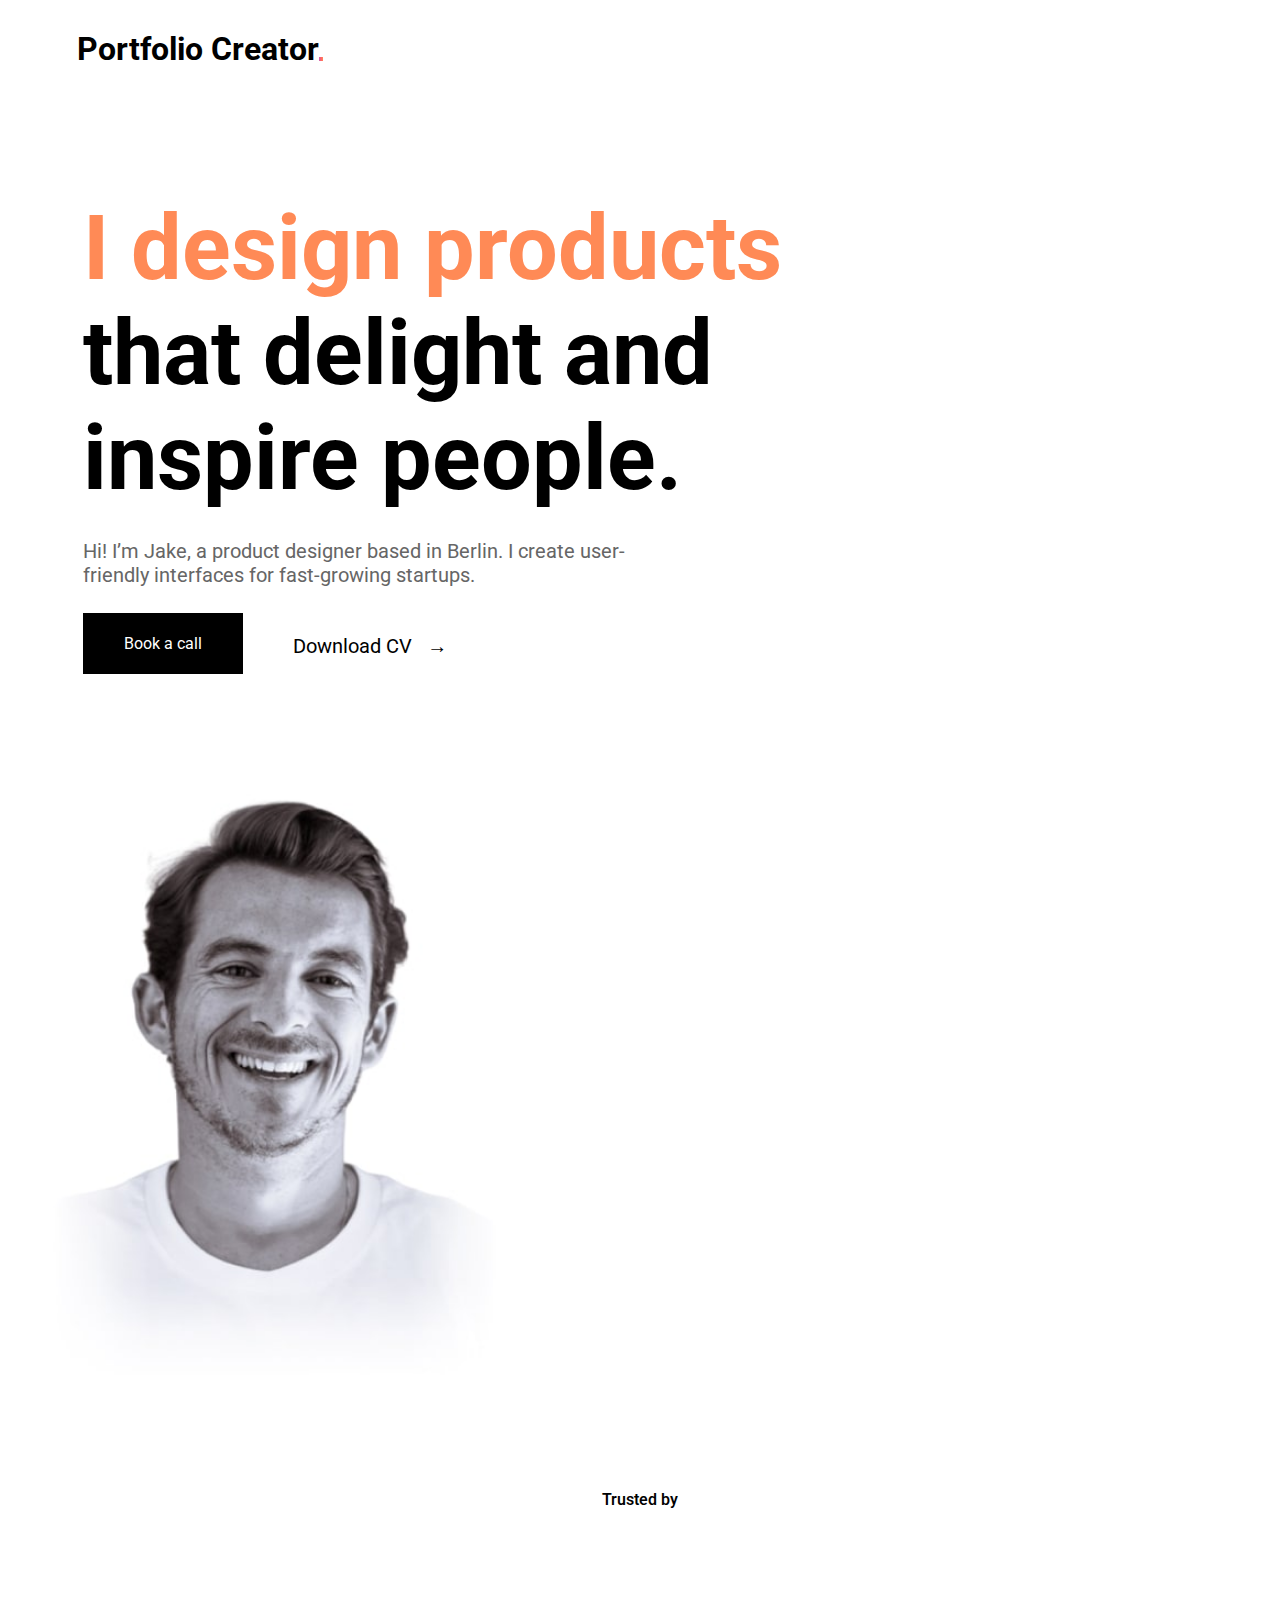
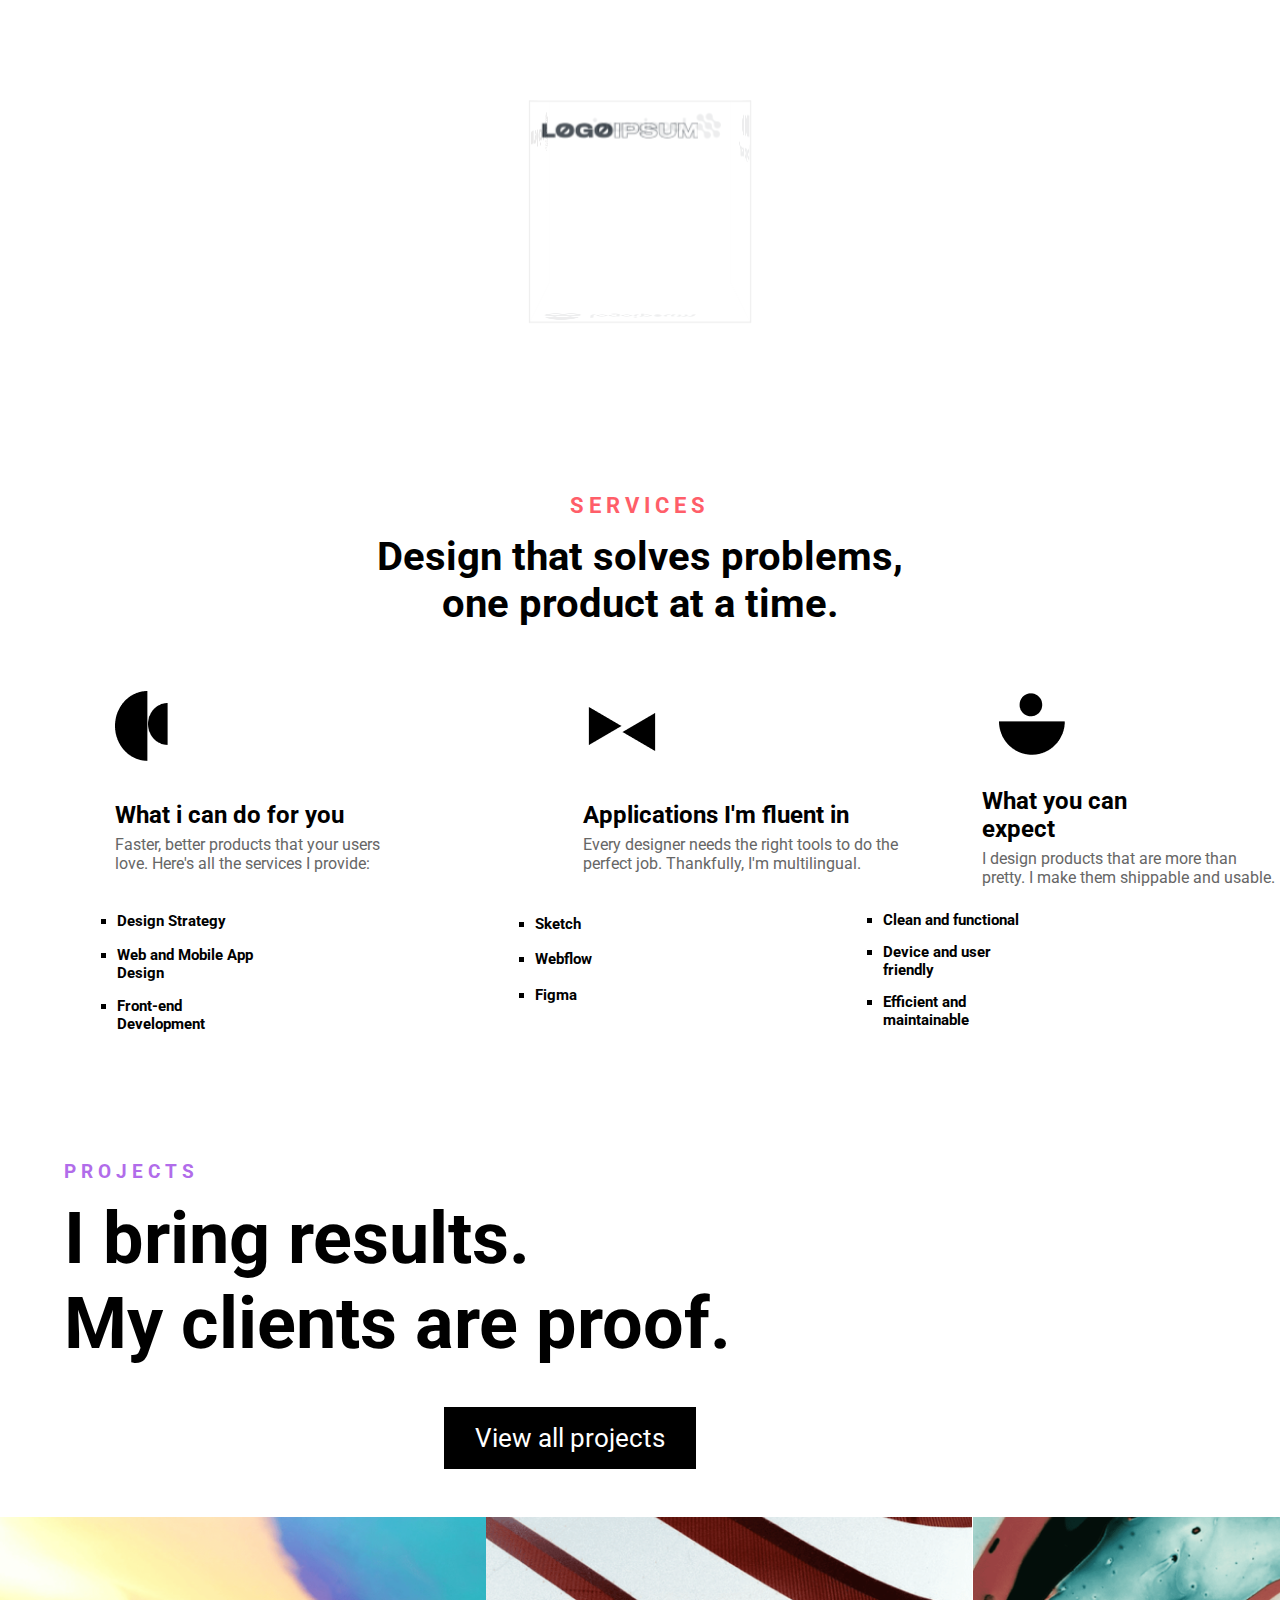
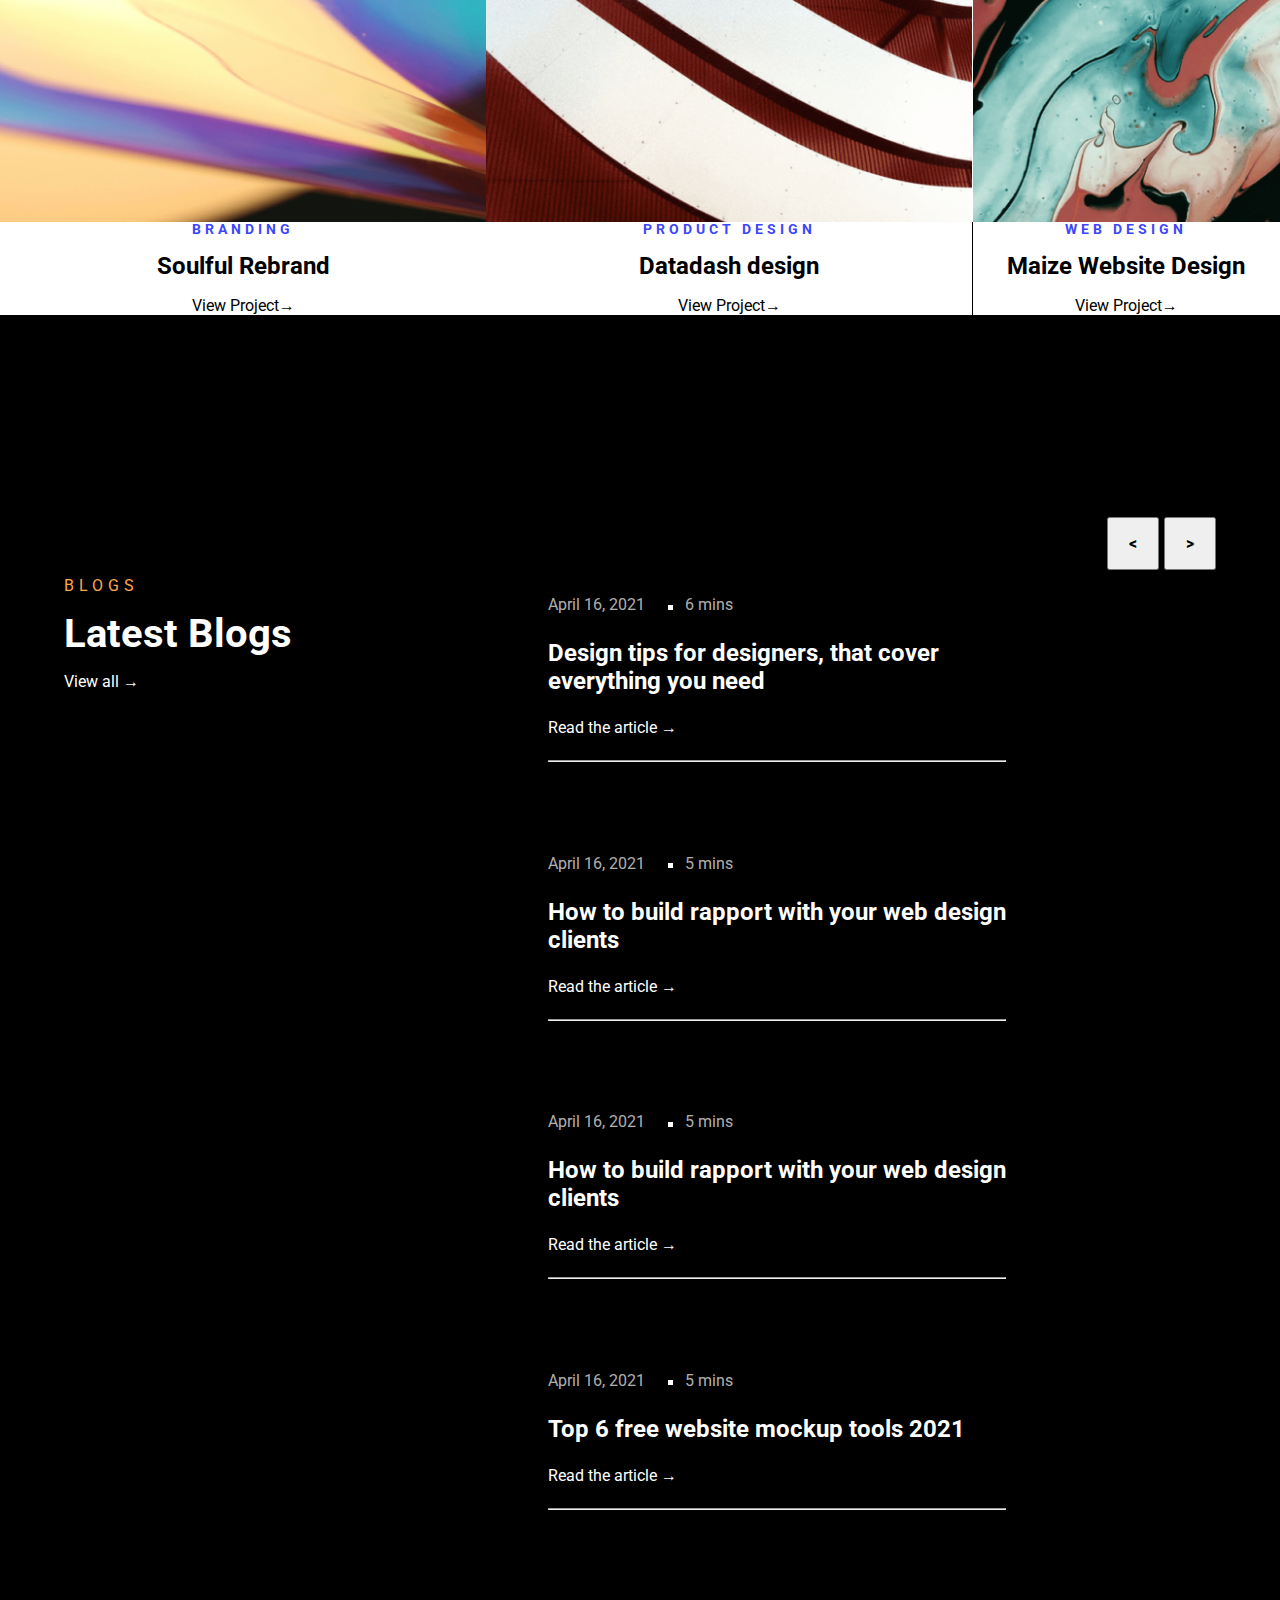
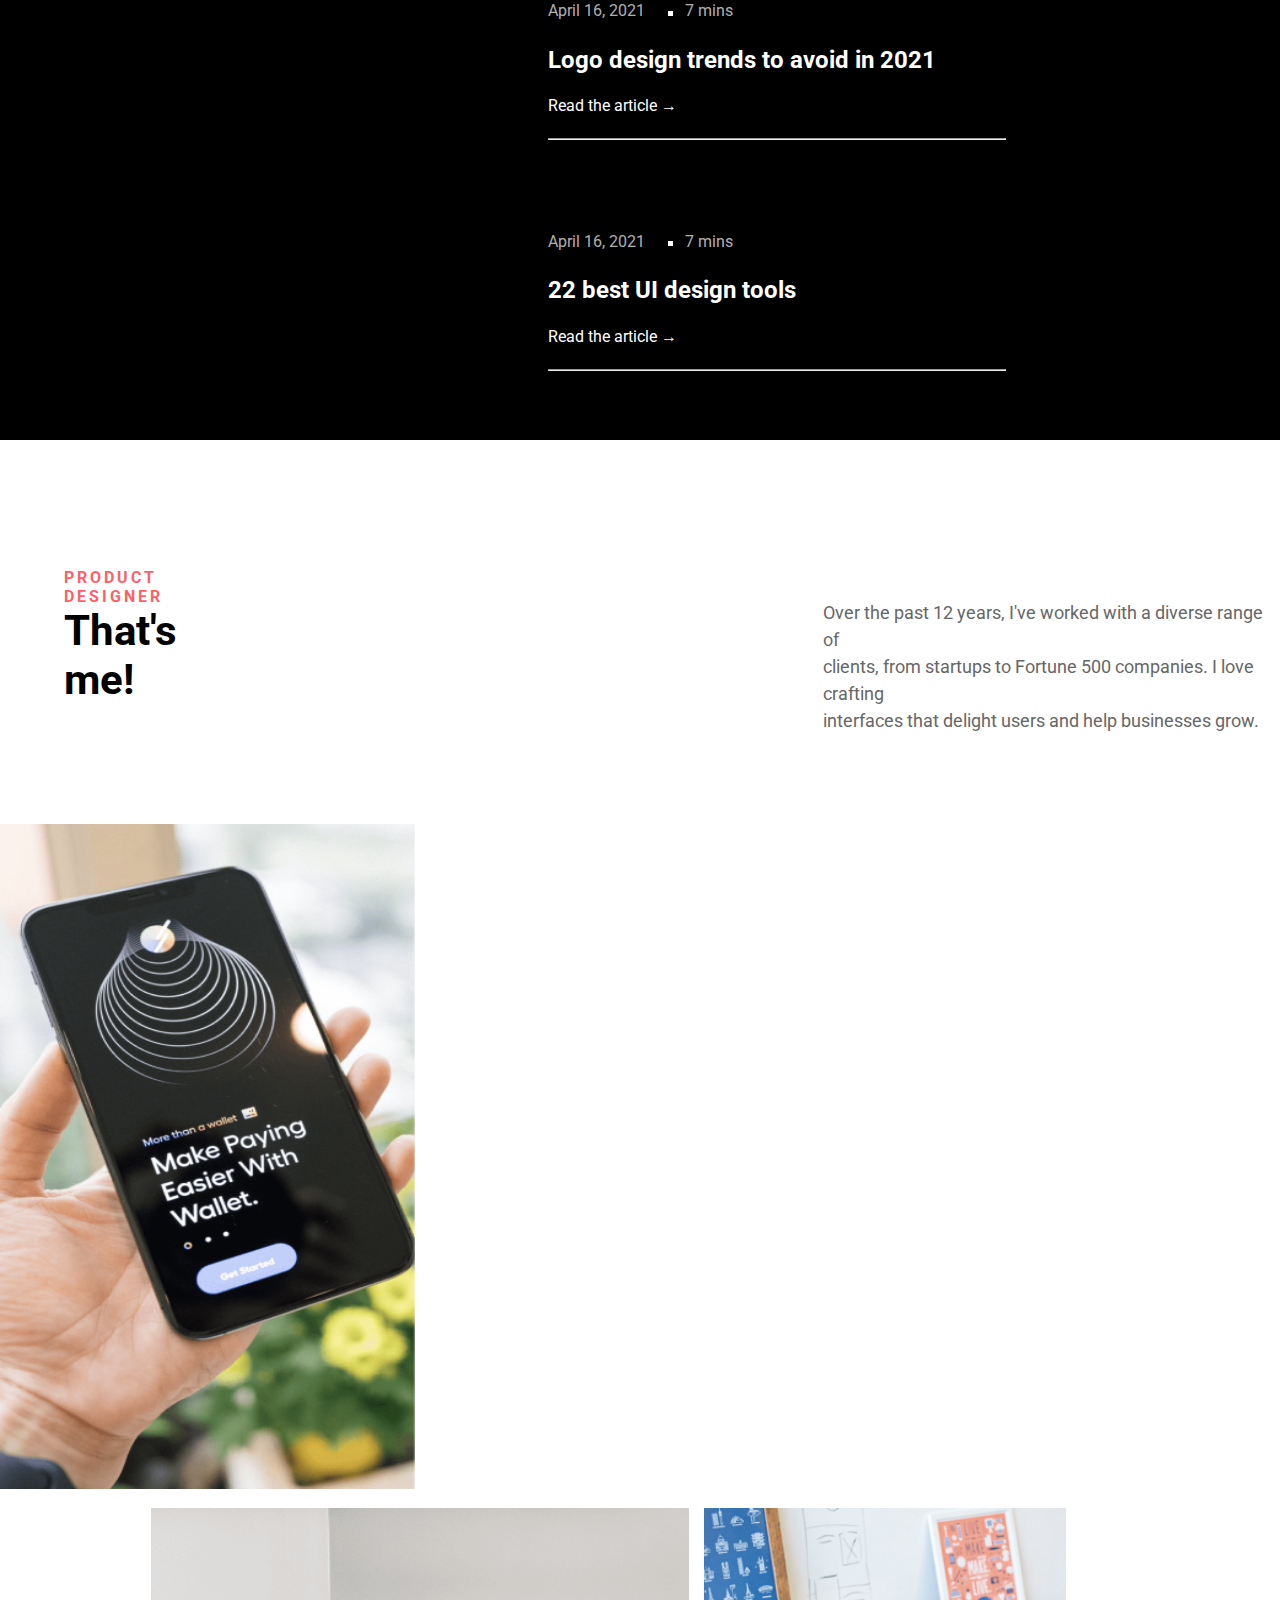
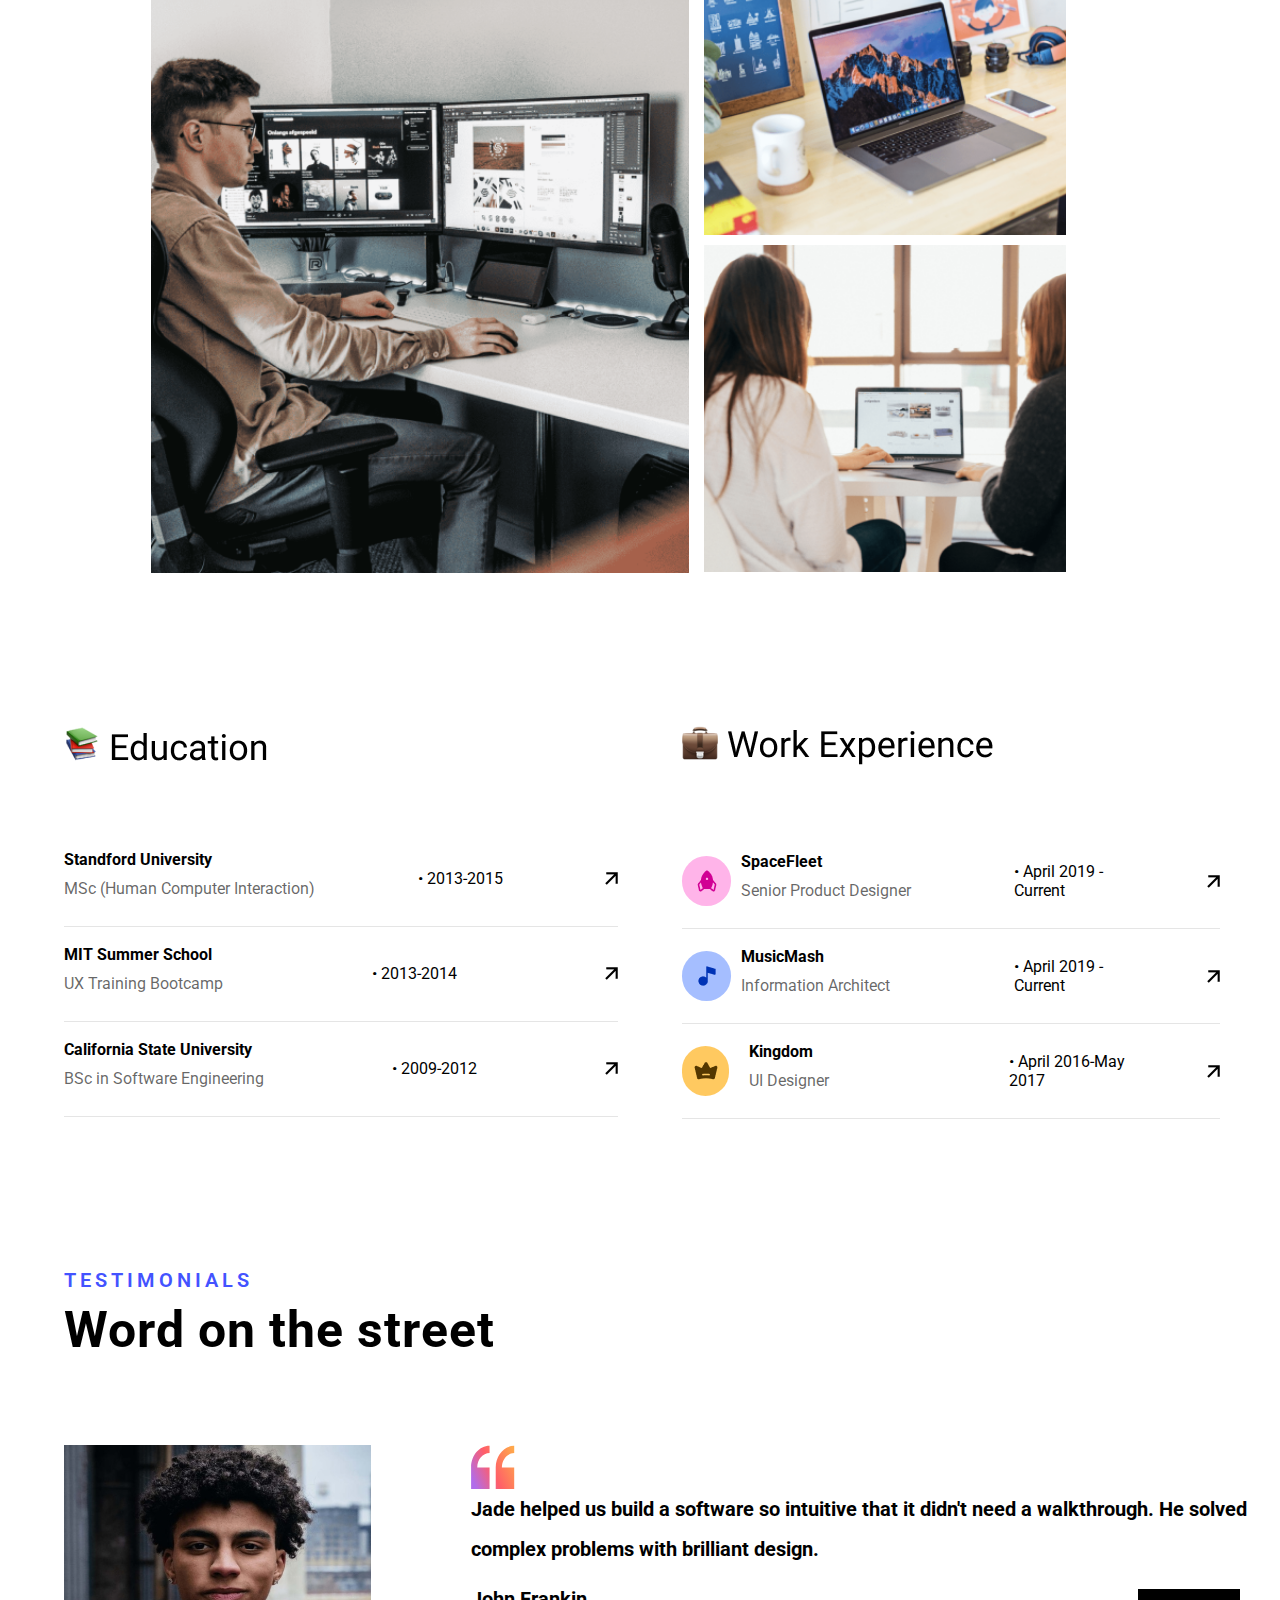
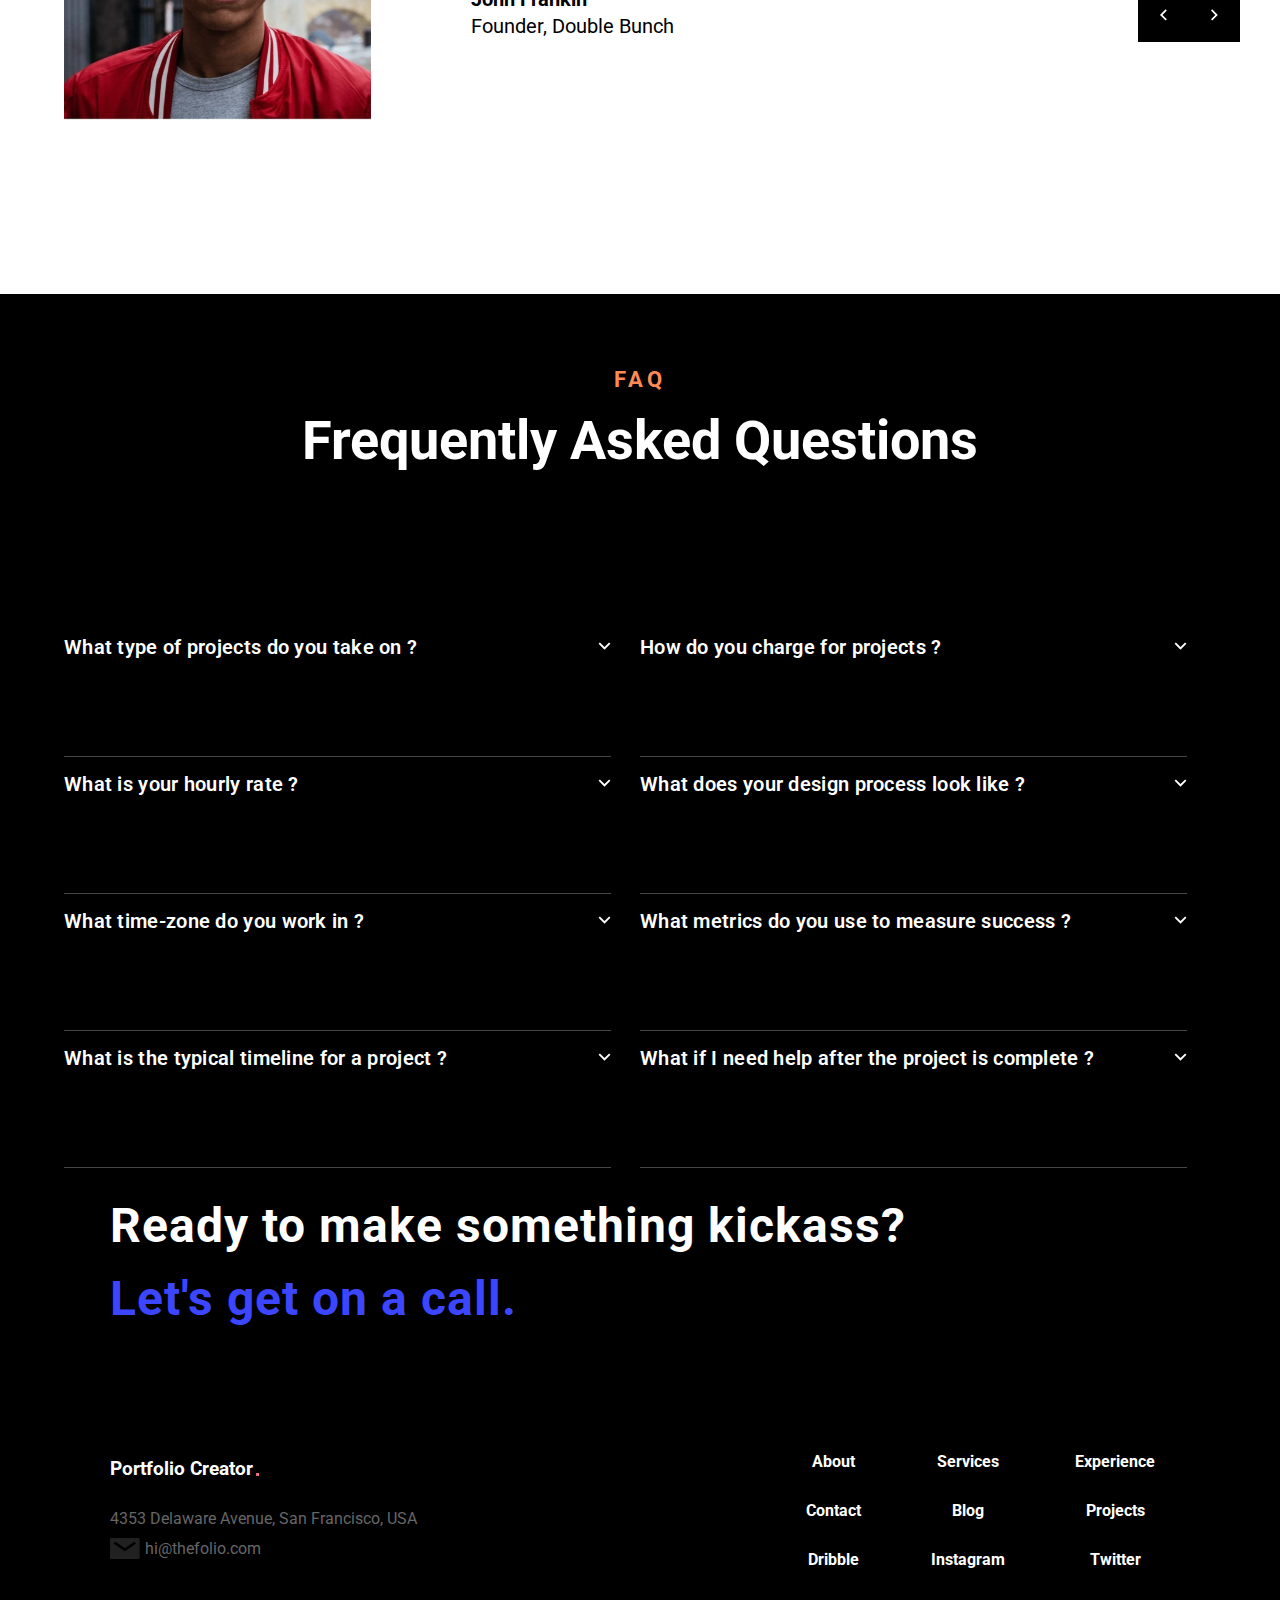
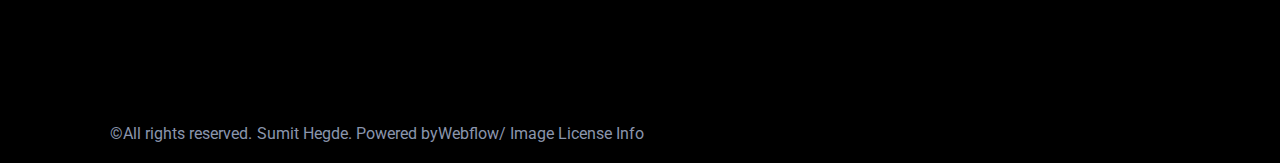
<file: index.html>
<!DOCTYPE html>
<html lang="en">

<head>
    <meta charset="UTF-8">
    <meta http-equiv="X-UA-Compatible" content="IE=edge">
    <meta name="viewport" content="width=device-width, initial-scale=1.0">
    <link rel="preconnect" href="https://fonts.googleapis.com">
    <link rel="preconnect" href="https://fonts.gstatic.com" crossorigin>
    <link
        href="https://fonts.googleapis.com/css2?family=Cookie&family=Edu+VIC+WA+NT+Beginner:wght@400;600&family=Ibarra+Real+Nova:ital,wght@1,400;1,600&family=Oleo+Script+Swash+Caps&family=Roboto:wght@100;400&display=swap"
        rel="stylesheet">

    <link rel="stylesheet" href="https://cdnjs.cloudflare.com/ajax/libs/font-awesome/6.1.2/css/all.min.css"
        integrity="sha512-1sCRPdkRXhBV2PBLUdRb4tMg1w2YPf37qatUFeS7zlBy7jJI8Lf4VHwWfZZfpXtYSLy85pkm9GaYVYMfw5BC1A=="
        crossorigin="anonymous" referrerpolicy="no-referrer" />

    <link rel="stylesheet" href="./assets/style.css">
    <title>Portfolio Creator</title>
</head>

<body>
    <div class="container">
            <div class="header">
                <div class="category_logo">
                    <h1>Portfolio Creator
                    </h1>
                    <div></div>
                </div>
                <div class="nav-links">
                    <a href="#">About</a>
                    <a href="#">Services</a>
                    <a href="#">Projects</a>
                    <a href="#">Blog</a>
                    <a href="#">Book a call &#8594;</a>
                    <a href="#"><i class="fa-solid fa-bars"></i> </a>
                </div>
            </div>
            <div class="photo_text">
                <div class="text">
                    <h1> I design products</h1>
                    <h2>that delight and</h2>
                    <h3>inspire people.</h3>
                    <p>Hi! I’m Jake, a product designer based in Berlin. I create user-friendly interfaces for
                        fast-growing startups.
                    <div class="Book_CV">
                        <div class="book_a_call">
                            <a href="#">Book a call</a>
                        </div>
                        <div class="downoalcv">
                            <a href="./assets/cv/Jahangir's CV.pdf" download="">Download CV</a>
                            &#8594;
                        </div>
                    </div>
                </div>

                <div class="photo">
                    <img src="./assets/image/IMAGE.png" alt="">
                </div>
            </div>

            <div class="trusted_by">
                <div class="trusted_by_text">
                    <span>Trusted by</span>
                </div>

                <div class="wrap">
                    <div class="cube">
                        <div class="front">
                            <img src="./assets/image/trusted by1.png" alt="">
                        </div>
                        <div class="back">
                            <img src="./assets/image/trusted by2.png" alt="">
                        </div>
                        <div class="top">
                            <img src="./assets/image/trusted by3.png" alt="">
                        </div>
                        <div class="bottom">
                            <img src="./assets/image/trusted by4.png" alt="">
                        </div>
                        <div class="left">
                            <img src="./assets/image/logoipsum-263.svg" alt="">
                        </div>
                        <div class="right">
                            <img src="./assets/image/logoipsum-214.svg" alt="">
                        </div>
                    </div>
                </div>
            </div>
            <div class="services">
                <span>SERVICES</span>
            </div>
            <div class="services_texth1">
                <h1>Design that solves problems,</h1>
            </div>
            <div class="services_texth2">
                <h2>one product at a time.</h2>
            </div>

            <div class="vectors">
                <div class="semicircle">
                    <img src="./assets/image/Vector (2).png" alt="">
                    <div class="semi_circle">
                        <img src="./assets/image/Vector (2).png" alt="">
                    </div>
                    <div class="triangle">
                        <img src="./assets/image/Vector (3).png" alt="">
                    </div>
                    <div class="triangle_"><img src="./assets/image/Vector (6).png" alt=""></div>

                    <div class="person">
                        <div class="person_haed"><img src="./assets/image/Vector (4).png" alt=""></div>
                        <img src="./assets/image/Vector (5).png" alt="">
                    </div>
                </div>
                <div class="sem_tri_pers">
                    <div class="semicircle_text">
                        <h2>What i can do for you</h2>
                        <p>Faster, better products that your users love. Here's all the services I provide: </p>
                    </div>
                    <div class="triangle_text">
                        <h2>Applications I'm fluent in</h2>
                        <p>Every designer needs the right tools to do the perfect job. Thankfully, I'm multilingual.</p>
                    </div>
                    <div class="person_text">
                        <h2>What you can expect</h2>
                        <p>I design products that are more than pretty. I make them shippable and usable.</p>
                    </div>
                </div>
                <div class="ul">
                    <div class="semircicle_ul">
                        <ul>
                            <li>
                                <p>Design Strategy</p>
                            </li>
                            <li>
                                <p>Web and Mobile App Design</p>
                            </li>
                            <li>
                                <p>Front-end Development</p>
                            </li>
                        </ul>
                    </div>

                    <div class="triangle_ul">
                        <ul>
                            <li>
                                <p>Sketch</p>
                            </li>
                            <li>
                                <p>Webflow</p>
                            </li>
                            <li>
                                <p>Figma</p>
                            </li>
                        </ul>
                    </div>

                    <div class="person_ul">
                        <ul>
                            <li>
                                <p>Clean and functional</p>
                            </li>
                            <li>
                                <p>Device and user friendly</p>
                            </li>
                            <li>
                                <p>Efficient and maintainable</p>
                            </li>
                        </ul>
                    </div>
                </div>
            </div>
            <div class="projects">
                <h3>PROJECTS</h3>
            </div>
            <div class="bring_results">
                <h1>I bring results. <br> My clients are proof.</h1>
                <div class="view_all_projects">
                    <a href="#">View all projects</a>
                </div>
            </div>
            <div class="projects-bottom">
                <article class="poster">

                    <img src="./assets/image/branding.png" alt="">
                    <div class="poster-bottom">
                        <h6>BRANDING</h6>
                        <h4>Soulful Rebrand</h4>
                        <a href="#">
                            <p>View Project&#8594;</p>
                        </a>
                    </div>
                </article>
                <article class="poster">
                    <img src="./assets/image/product design.png" alt="">
                    <div class="poster-bottom">
                        <h6>PRODUCT DESIGN</h6>
                        <h4>Datadash design</h4>
                        <a href="#">
                            <p>View Project&#8594;</p>
                        </a>
                    </div>
                </article>
                <article class="poster">
                    <img src="./assets/image/web design.png" alt="">
                    <div class="poster-bottom">
                        <h6>WEB DESIGN</h6>
                        <h4>Maize Website Design</h4>
                        <a href="#">
                            <p>View Project&#8594;</p>
                        </a>
                    </div>
                </article>
            </div>

        <!-- </div> -->

        <div class="black">


            <div class="btn">
                <div class="left-btn">
                    <button>
                        < </button>
                </div>

                <div class="right-btn">
                    <button>></button>
                </div>
            </div>
            <div class="blogs">
                <div class="blogs_text">
                    <p>BLOGS</p>
                    <h2>Latest Blogs</h2>
                    <a href="#"> View all &#8594;</a>
                </div>
                <div class="blogs_text_">
                    <div class="date">
                        <p>April 16, 2021</p>
                        <ul>
                            <li>
                                <span></span>
                            </li>
                        </ul>
                        <p>6 mins</p>
                    </div>
                    <div class="design_tips">
                        <h2>Design tips for designers, that cover <br> everything you need</h2>
                    </div>

                    <div class="Read_the_article">
                        <a href="#">Read the article &#8594;</a>
                    </div>
                    <div class="hr">
                        <hr>
                    </div>
                    <div class="web_design_clients">
                        <div class="date">
                            <p>April 16, 2021</p>
                            <ul>
                                <li>
                                    <span></span>
                                </li>
                            </ul>
                            <p>5 mins</p>
                        </div>
                        <div class="design_tips">
                            <h2>How to build rapport with your web design <br> clients</h2>
                        </div>
                        <div class="Read_the_article">
                            <a href="#">Read the article &#8594;</a>
                        </div>
                        <div class="hr">
                            <hr>
                        </div>
                        <div class="website_mockup">
                            <div class="date">
                                <p>April 16, 2021</p>
                                <ul>
                                    <li>
                                        <span></span>
                                    </li>
                                </ul>
                                <p>5 mins</p>
                            </div>
                            <div class="design_tips">
                                <h2>How to build rapport with your web design <br> clients</h2>
                            </div>
                            <div class="Read_the_article">
                                <a href="#">Read the article &#8594;</a>
                            </div>
                            <div class="hr">
                                <hr>
                            </div>
                            <div class="website_mockup">
                                <div class="date">
                                    <p>April 16, 2021</p>
                                    <ul>
                                        <li>
                                            <span></span>
                                        </li>
                                    </ul>
                                    <p>5 mins</p>
                                </div>
                                <div class="design_tips">
                                    <h2>Top 6 free website mockup tools 2021</h2>
                                </div>
                                <div class="Read_the_article">
                                    <a href="#">Read the article &#8594;</a>
                                </div>
                                <div class="hr">
                                    <hr>
                                </div>
                                <div class="logo_design">
                                    <div class="date">
                                        <p>April 16, 2021</p>
                                        <ul>
                                            <li>
                                                <span></span>
                                            </li>
                                        </ul>
                                        <p>7 mins</p>
                                    </div>
                                    <div class="design_tips">
                                        <h2>Logo design trends to avoid in 2021</h2>
                                    </div>
                                    <div class="Read_the_article">
                                        <a href="#">Read the article &#8594;</a>
                                    </div>
                                    <div class="hr">
                                        <hr>
                                    </div>
                                    <div class="UI_design">
                                        <div class="date">
                                            <p>April 16, 2021</p>
                                            <ul>
                                                <li>
                                                    <span></span>
                                                </li>
                                            </ul>
                                            <p>7 mins</p>
                                        </div>
                                        <div class="design_tips">
                                            <h2>22 best UI design tools</h2>
                                        </div>

                                        <div class="Read_the_article">
                                            <a href="#">Read the article &#8594;</a>
                                        </div>
                                        <div class="hr">
                                            <hr>
                                        </div>
                                    </div>
                                </div>
                            </div>
                        </div>
                    </div>
                </div>
            </div>
        </div>
        <div class="white">
            <div class="product_designer">
                <div class="product_designer_text">
                    <p>PRODUCT DESIGNER</p>
                    <h3>That's me!</h3>
                </div>
                <div class="overthepast">
                    <div class="over_the_past">
                        <p>Over the past 12 years, I've worked with a diverse range of <br> clients, from startups to
                            Fortune 500
                            companies. I love crafting <br> interfaces that delight users and help businesses grow.
                        </p>
                    </div>
                </div>
            </div>
            <div class="product_design_photo">
                <div class="left_photo">
                    <img src="./assets/image/product_designer1.png" alt="">
                </div>
                <div class="middle_photo">
                    <img src="./assets/image/product_designer2.png" alt="">
                </div>

                <div class="right_photo">
                    <div class="right_photo_head">
                        <img src="./assets/image/product_designer3.png" alt="">
                    </div>
                    <div class="right_photo_dawn">
                        <img src="./assets/image/product_desogner4.png" alt="">
                    </div>
                </div>
            </div>

            <div class="edu_work_">
                <article class="education">
                    <div class="edu_img"><img src="./assets/image/📚 Education.png" alt=""></div>
                    <div class="university">
                        <div class="uni_first">
                            <div class="col-name">
                                <h4>Standford University</h4>
                                <p>MSc (Human Computer Interaction)</p>
                            </div>
                            <div class="date">
                                • 2013-2015
                            </div>
                            <img src="./assets/image/edu.png" alt="">
                        </div>
                        <div class="uni-second">
                            <div class="col-name">
                                <h4> MIT Summer School </h4>
                                <p>UX Training Bootcamp</p>
                            </div>
                            <div class="date">
                                • 2013-2014
                            </div>
                            <img src="./assets/image/edu.png" alt="">
                        </div>
                        <div class="uni-third">
                            <div class="col-name">
                                <h4>California State University</h4>
                                <p>BSc in Software Engineering</p>
                            </div>
                            <div class="date">
                                • 2009-2012
                            </div>
                            <img src="./assets/image/edu.png" alt="">
                        </div>
                    </div>
                </article>
                <article class="work">
                    <div class="work_img">
                        <img src="./assets/image/💼 Work Experience.png" alt="">
                    </div>
                    <div class="jobs">
                        <div class="uni_first">
                            <div class="uni_first-img">
                                <img src="./assets/image/work-2.png" alt="">
                            </div>
                            <div class="col-name">
                                <h4>SpaceFleet</h4>
                                <p>Senior Product Designer</p>
                            </div>
                            <div class="date">
                                • April 2019 - Current
                            </div>
                            <img src="./assets/image/edu.png" alt="">
                        </div>
                        <div class="uni-second">
                            <div class="uni_second-img">
                                <img src="./assets/image/work-4.png" alt="">
                            </div>
                            <div class="col-name">
                                <h4>MusicMash</h4>
                                <p>Information Architect</p>
                            </div>
                            <div class="date"> • April 2019 - Current </div>
                            <img src="./assets/image/edu.png" alt="">
                        </div>
                        <div class="uni-third">
                            <div class="uni_third-img">
                                <img src="./assets/image/work-6.png" alt="">
                            </div>
                            <div class="col-name">
                                <h4>Kingdom</h4>
                                <p>UI Designer</p>
                            </div>
                            <div class="date">• April 2016-May 2017 </div>
                            <img src="./assets/image/edu.png" alt="">
                        </div>
                    </div>
                </article>
            </div>
            </section>
            <section class="testimo">
                <div class="testimo-top">
                    <h5>TESTIMONIALS</h5>
                    <h3>Word on the street</h3>
                </div>
                <div class="testimo-bottom">
                    <div class="testimo-img">
                        <img src="./assets/image/IMAGE.svg" alt="">
                    </div>
                    <div class="testimo-text">
                        <img src="./assets/image/Vector.svg" alt="">
                        <p>Jade helped us build a software so intuitive that it didn't need a walkthrough. He solved complex
                            problems with brilliant design.</p>
                        <div class="founder">
                            <div class="founder-name">
                                <h5>John Frankin</h5>
                                <p>Founder, Double Bunch</p>
                            </div>
                            <div class="founder-links">
                                <a href="#"><img src="./assets/image/Vectorwhite-vector.svg" alt=""></a>
                                <a href="#"> <img src="./assets/image/Vector-2.svg" alt=""> </a>
                            </div>

                        </div>
                    </div>
                </div>
            </section>
            <section class="faq">
                <h5>FAQ</h5>
                <h3>Frequently Asked Questions</h3>
                <div class="faq-question">
                    <div class="faq-left">
                        <div class="que">
                            <p>What type of projects do you take on ?</p>
                            <img src="./assets/image/Vector-3.svg" alt="">
                        </div>
                        <div class="que">
                            <p>What is your hourly rate ?</p>
                            <img src="./assets/image/Vector-3.svg" alt="">
                        </div>
                        <div class="que">
                            <p>What time-zone do you work in ?</p>
                            <img src="./assets/image/Vector-3.svg" alt="">
                        </div>
                        <div class="que">
                            <p>What is the typical timeline for a project ?</p>
                            <img src="./assets/image/Vector-3.svg" alt="">
                        </div>
                    </div>
                    <div class="faq-right">
                        <div class="que">
                            <p>How do you charge for projects ?</p>
                            <img src="./assets/image/Vector-3.svg" alt="">
                        </div>
                        <div class="que">
                            <p>What does your design process look like ?</p>
                            <img src="./assets/image/Vector-3.svg" alt="">
                        </div>
                        <div class="que">
                            <p>What metrics do you use to measure success ?</p>
                            <img src="./assets/image/Vector-3.svg" alt="">
                        </div>
                        <div class="que">
                            <p>What if I need help after the project is complete ?</p>
                            <img src="./assets/image/Vector-3.svg" alt="">
                        </div>
                    </div>
                </div>

            </section>
            <footer class="footer">
                <div class="footer-top">
                    <h3>Ready to make something kickass?</h3>
                    <h3 class="blue-h">Let's get on a call.</h3>
                </div>
                <div class="footer-mid">
                    <div class="mid-left">
                        <h3>Portfolio Creator <span></span></h3>
                        <p>4353 Delaware Avenue, San Francisco, USA</p>
                        <div class="mail-address">
                            <img src="./assets/image/mail.svg" alt="">
                            <p>hi@thefolio.com</p>
                        </div>
                    </div>
                    <div class="mid-right">
                        <div class="links-1">
                            <a href="#"> About</a>
                            <a href="#">Contact</a>
                            <a href="#"> Dribble</a>
                        </div>
                        <div class="links-2">
                            <a href="#">Services</a>
                            <a href="#">Blog</a>
                            <a href="#">Instagram</a>
                        </div>
                        <div class="links-3">
                            <a href="#">Experience</a>
                            <a href="#">Projects</a>
                            <a href="#">Twitter</a>
                        </div>
                    </div>
                </div>
                <div class="footer-bottom">
                    <div class="bottom-left">
                        <p>©All rights reserved.</p>
                    </div>
                    <div class="bottom-right">
                        <p>All rights reserved.</p>
                        <p>Sumit Hegde</p>
                        <p>. Powered by</p>
                        <p>Webflow</p>
                        <p>/ Image License Info</p>
                        <p>/ Instructions</p>
                        <p>/ Changelog</p>
                        <p>/ Style Guide</p>
                    </div>
                </div>
            </footer>
        </div>
    </div>

</body>

</html>
</file>
<file: assets/style.css>
* {
    margin: 0px;
    text-decoration: none;
    font-family: 'Roboto', sans-serif;
}

.header {
    display: flex;
    align-items: center;

}

.category_logo {
    display: flex;
    padding-left: 6%;
    padding-top: 30px;
    align-items: center;
}

.category_logo div {
    display: flex;
    width: 4px;
    height: 4px;
    align-items: center;
    margin-top: 8%;
    background: linear-gradient(89.94deg, #B16CEA -21.68%, #FF5E69 47.38%, #FF8A56 99.43%, #FFA84B 132.45%);
}

.nav-links {
    padding-top: 30px;
    display: flex;
    padding-left: 40%;
    gap: 40px;
    justify-content: center;

}

.nav-links a {
    color: black;
    font-weight: bold;
}

.nav-links a:nth-child(6) {
    display: none;

}

.nav-links a:hover {
    transition: .8s ease;
    transform: scale(1.2);
}



.nav-links i{
    display: flex;
    justify-content: flex-end;
}


.photo_text {
    display: flex;
}

.photo img {
    width: 550px;
    padding-top: 20%;
}

.text {
    padding-top: 10%;
    padding-left: 6.5%;

}

.text h1 {
    font-size: 90px;
    width: 100%;
    color: #FF8A56;
}

.text h2 {
    font-size: 90px;
    width: 100%;

}

.text h3 {
    font-size: 90px;
    width: 100%;

}

.text p {
    color: #666666;
    font-size: 20px;
    width: 60%;
    padding-top: 3%;

}

.Book_CV {
    display: flex;
    gap: 50px;
    padding-top: 5%;
}

.book_a_call a {

    border: 1px solid black;
    background-color: black;
    padding: 20px 40px;
    color: white;
}

.downoalcv {
    display: flex;
    gap: 15px;
    font-size: 20px;
}

.downoalcv a {
    display: flex;
    color: black;
}

.trusted_by_text {
    display: flex;
    justify-content: center;
    padding-top: 5%;
    font-weight: 550;
}

.trusted_by_photo {
    display: flex;
    justify-content: center;
    gap: 9%;
    padding-top: 40px;

}


.wrap {
    padding-top: 8%;
    perspective: 1000px;
    perspective-origin: 50% 50%;

}


.cube {
    margin: auto;
    position: relative;
    height: 200px;
    width: 200px;
    transform-style: preserve-3d;

}

.cube>div {
    position: absolute;
    box-sizing: border-box;
    padding: 10px;
    height: 100%;
    width: 100%;
    opacity: 0.9;
    background-color: rgb(185, 185, 185);
    border: solid 1px #eeeeee;
    color: #ffffff;

}

.front {
    transform: translateZ(100px);
}

.back {
    transform: translateZ(-100px) rotateY(180deg);
}

.right {
    transform: rotateY(-270deg) translateX(100px);
    transform-origin: top right;
}

.left {
    transform: rotateY(270deg) translateX(-100px);
    transform-origin: center left;
}

.top {
    transform: rotateX(-270deg) translateY(-100px);
    transform-origin: top center;
}

.bottom {
    transform: rotateX(270deg) translateY(100px);
    transform-origin: bottom center;
}

@keyframes rotate {
    from {
        transform: rotateX(0deg) rotateY(0deg);
    }

    to {
        transform: rotateX(360deg) rotateY(360deg);
    }
}

.cube {
    animation: rotate 20s infinite linear;
}


.services {
    display: flex;
    justify-content: center;
    color: #FF5E69;
    font-size: 22px;
    padding-top: 8%;
    font-weight: bold;
    letter-spacing: 5px;

}

.services_texth1 h1 {
    display: flex;
    width: 100%;
    font-size: 65px;
    /* padding-left: 23%; */
    padding-top: 15px;
    justify-content: center;
}

.services_texth2 h2 {

    display: flex;
    width: 100%;
    font-size: 65px;
    /* padding-left: 29%; */
    justify-content: center;
}


.semicircle {
    display: flex;
    align-items: center;
    padding-top: 5%;
    padding-left: 9%;

}


.vectors img:hover {
    -webkit-transform: rotateY(360deg);
    transform: rotateY(360deg);
    transition: .7s ease;

}

.semi_circle img {
    width: 20px;

}

.triangle {
    display: flex;
    padding-left: 36%;
    align-items: center;

}

.triangle_ {
    display: flex;
    padding-top: 1%;
    align-items: center;

}

.person {
    padding-left: 29.5%;

}

.person_haed {
    padding-left: 30%;

}

.sem_tri_pers {
    display: flex;
    align-items: center;

}


.semicircle_text {
    padding-left: 9%;
    padding-top: 2%;

}

.semicircle_text p {
    width: 75%;
    color: #666666;
    padding-top: 2%;

}

.triangle_text {
    padding-left: 14.5%;
    padding-top: 2%;

}

.triangle_text p {
    width: 60%;
    color: #666666;
    padding-top: 2%;

}


.person_text {
    padding-left: 6%;
    padding-top: 2%;

}

.person_text p {
    width: 50%;
    color: #666666;
    padding-top: 2%;

}

.ul {
    display: flex;
}


.semircicle_ul {
    font-size: 15px;
    font-weight: bold;
    padding-left: 7.5%;
    padding-top: 1%;
}

.semircicle_ul ul {
    list-style-type: square;

}

.semircicle_ul p {
    color: black;
    padding-top: 10%;


}

.triangle_ul {
    font-size: 15px;
    font-weight: bold;
    padding-left: 22%;
    padding-top: 1%;
}

.triangle_ul ul {
    list-style-type: square;

}

.triangle_ul p {
    color: black;
    padding-top: 31%;

}

.person_ul {
    font-size: 15px;
    font-weight: bold;
    padding-left: 24.5%;
    padding-top: 1%;

}

.person_ul ul {
    list-style-type: square;


}

.person_ul p {
    color: black;
    padding-top: 10%;

}


.projects {
    display: flex;
    color: #B16CEA;
    padding-top: 10%;
    padding-left: 5%;
    letter-spacing: 5px;
    font-weight: bold;

}

.bring_results {
    display: flex;
    color: black;
    padding-left: 5%;
    padding-top: 1%;
    font-size: 36px;
    align-items: center;

}

.view_all_projects {
    padding-left: 33%;
    align-items: center;
    font-size: 26px;

}

.view_all_projects a {
    color: white;
    border: 1px solid black;
    padding: 15px 30px;
    background-color: black;

}


.view_project_photo {
    display: flex;
    gap: 15px;
    padding-top: 5%;
    padding-left: 5%;
}


.projects-bottom {
    width: 100%;
    display: flex;
    justify-content: space-around;
    align-items: center;
    padding-top: 5%;
    /* padding-left: 13%; */
    /* box-sizing: border-box; */

}

.poster img:hover {
    -webkit-transform: rotateY(89deg);
    transform: rotateY(89deg);
    transition: .7s ease;
}


.poster-bottom {
    flex-wrap: wrap;
    display: flex;
    flex-direction: column;
    background-color: white;

}

.poster-bottom h6 {

    font-style: normal;
    font-weight: 700;
    font-size: 14px;
    line-height: 14px;
    letter-spacing: 4px;
    color: #3C46FF;
    background-color: white;

}

.poster-bottom h4 {
    padding: 17px 0;
    font-style: normal;
    font-weight: 700;
    font-size: 24px;
    line-height: 26px;
    color: #000000;
    background-color: white;

}

.poster-bottom a {
    display: flex;
    align-items: center;
    color: #000;
    background-color: white;

}

.poster-bottom a span {
    display: inline-block;
    background-color: white;

}



.black {
    background-color: #000000;
    margin-top: -93px;
    padding-top: 10%;

}

.btn {
    display: flex;
    gap: 5px;
    padding-top: 3%;
    justify-content: end;
    padding-right: 5%;
}

.btn button {
    padding: 15px 20px;
    font-size: 100%;
    font-weight: bolder;
}

.blogs {
    display: flex;
}

.blogs_text {

    padding-left: 5%;
}

.blogs_text p {
    color: #FFA84B;
    letter-spacing: 5px;
    padding-top: 3%;

}

.blogs_text h2 {
    color: white;
    font-size: 40px;
    padding-top: 15px;

}

.blogs_text a {
    display: flex;
    color: white;
    padding-top: 15px;
}

.blogs_text_ {
    color: rgba(255, 255, 255, 0.7);
    padding-top: 2%;
    padding-left: 20%;
}

.blogs_text_ ul {
    list-style-type: square;
    color: white;
    padding-top: .5%;
}

.blogs_text_ span {
    color: rgba(255, 255, 255, 0.7);

}

.date {
    display: flex;
}

.design_tips {
    display: flex;
    padding-top: 5%;
}

.design_tips h2 {
    color: white;
}

.Read_the_article a {
    color: white;
    display: flex;
    padding-top: 5%;
}

.hr {
    color: white;
    padding-top: 5%;
    width: 180%;
    padding-bottom: 15%;
}

.web_design_clients {
    color: rgba(255, 255, 255, 0.7);
    padding-top: 5%;
}

.website_mockup {
    color: rgba(255, 255, 255, 0.7);
    padding-top: 5%;
}

.design_tips {
    color: rgba(255, 255, 255, 0.7);
    padding-top: 5%;
}

.logo_design {
    color: rgba(255, 255, 255, 0.7);
    padding-top: 5%;
}

.UI_design {
    color: rgba(255, 255, 255, 0.7);
    padding-top: 5%;
}

.white {
    background-color: white;
}


.product_designer_text {
    padding-left: 5%;
    padding-top: 10%;


}

.product_designer_text p {
    color: rgba(255, 94, 105, 1);
    letter-spacing: 3px;
    font-weight: bolder;
    width: 100%;

}

.product_designer_text h3 {

    font-size: 42px;
    width: 100%;
}

.product_designer {
    display: flex;
    gap: 45%;
}

.overthepast {
    display: flex;

}

.over_the_past p {
    display: flex;
    justify-content: space-between;
    color: rgba(102, 102, 102, 1);
    font-size: 18px;
    padding-top: 35%;
    line-height: 1.5;

}

.product_design_photo {
    display: flex;
    padding-top: 7%;
    gap: 15px;
    width: 100%;
    justify-content: center;

}


.left_photo img {
    width: 415px;
    height: 665px;
}

.middle_photo {
    display: flex;
    width: 538px;
    height: 665px;

}

.right_photo_head {
    display: flex;
    width: 425px;
    height: 327px;

}

.right_photo_dawn {
    display: flex;
    width: 425px;
    height: 327px;
    padding-top: 10px;
}

.edu_work_ {
    padding: 150px 0;
    width: 100%;
    display: flex;
    align-items: center;
    justify-content: space-between;
}

.education,
.work {
    width: 48.5%;
    display: flex;
    flex-direction: column;
    justify-content: space-between;
    padding-left: 5%;
}



.university {

    padding-top: 65px;
    display: flex;
    flex-direction: column;
    justify-content: space-between;
}

.uni_first,
.uni-second,
.uni-third {
    border-bottom: 1px solid #E5E5E5;
    width: 100%;
    height: 94px;
    display: flex;
    align-items: center;
    justify-content: space-between;
}

.education {
    width: 45%;
    display: flex;
    flex-direction: column;
}

.uni_first p,
.uni-second p,
.uni-third p {
    color: #00000099;
    padding: 10px 0;
}

.work_img {
    width: 45%;
    padding: 0px 0px 65px 0px;
}

.jobs {
    display: flex;
    flex-direction: column;
    align-items: center;
    width: 90%;
}

.jobs .col-name {
    width: 280px;
    display: flex;
    flex-direction: column;

}

.jobs .date {
    padding-right: 53px;
}

.jobs .uni_first-img {
    margin-right: 10px;
    display: flex;
    justify-content: center;
    align-items: center;
    width: 50px;
    height: 50px;
    border-radius: 25px;
    background: #FFB4E9;

}

.jobs .uni_second-img {
    margin-right: 10px;
    background: #A5BEFF;
    display: flex;
    justify-content: center;
    align-items: center;
    width: 50px;
    height: 50px;
    border-radius: 25px;
}

.jobs .uni_third-img {
    margin-right: 20px;
    background: #FFC960;
    display: flex;
    justify-content: center;
    align-items: center;
    width: 50px;
    height: 50px;
    border-radius: 25px;

}

.testimo {
    width: 100%;
    display: flex;
    flex-direction: column;

}

.testimo-top {
    width: 100%;
    display: flex;
    flex-direction: column;

}

.testimo-top h5 {
    font-weight: 600;
    color: #4353FF;
    font-size: 20px;
    line-height: 22px;
    letter-spacing: 4px;
    padding-left: 5%;

}

.testimo-top h3 {
    padding-top: 10px;
    font-size: 50px;
    line-height: 59px;
    letter-spacing: 1px;
    padding-left: 5%;

}

.testimo-bottom {
    padding: 85px 0 160px 0;
    width: 100%;
    display: flex;
    justify-content: space-between;
}

.testimo-img {
    height: 95%;
    padding-left: 5%;

}

.testimo-img img {
    width: 100%;
}

.testimo-text {
    padding-left: 100px;
    display: flex;
    flex-direction: column;
    justify-content: space-around;
}

.testimo-text img {
    width: 44px;
    height: 44px;
}

.testimo-text>p {
    font-weight: 700;
    font-size: 36px;
    line-height: 47px;
    width: 70%;
}

.founder {
    display: flex;
    justify-content: space-between;
}

.founder-name {
    display: flex;
    flex-direction: column;
}

.founder-name h5 {
    font-weight: 700;
    font-size: 20px;
    line-height: 20px;
}

.founder-name>p {
    padding-top: 8px;
    font-weight: 400;
    font-size: 18px;
    line-height: 18px;
}

.founder-links {
    display: flex;
    padding-right: 5%;
}

.founder-links a {
    padding: 17px 22px;
    background-color: #000;
}

.founder-links a img {
    width: 7px;
    height: 12px;
}

.faq {
    padding: 75px 0;
    background-color: #000;
    color: white;
    width: 100%;
    display: flex;
    flex-direction: column;
}

.faq-question {
    width: 100%;
    padding-top: 150px;
    display: flex;
    justify-content: space-around;

}

.faq h5 {
    text-align: center;
    padding-bottom: 20px;
    color: #FF8A56;
    font-weight: 700;
    font-size: 22px;
    line-height: 22px;
    letter-spacing: 4px;
}

.faq h3 {
    text-align: center;
    font-weight: 700;
    font-size: 54px;
    line-height: 59px;
}

.faq-left {
    width: 47%;
    display: flex;
    flex-direction: column;
    padding-left: 5%;

}

.faq-right {
    width: 47%;
    display: flex;
    flex-direction: column;
    padding-right: 5%;

}

.que {
    padding: 15px 0 40px 0;
    display: flex;
    border-bottom: 1px solid rgba(229, 229, 229, 0.3);
    justify-content: space-between;
    width: 95%;
    min-height: 25%;

}

.que p {
    min-height: 100%;
    font-weight: 600;
    font-size: 20px;
    line-height: 25px;
    letter-spacing: 0.3px;
}

.que img {
    width: 13px;
    height: 22px;
}

.footer {
    background-color: #000;
    display: flex;
    flex-direction: column;
    padding: 170px 110px 20px 110px;
}

.footer-top {
    display: flex;
    flex-direction: column;
}

.footer-top h3 {
    padding: 9px 0;
    font-size: 48px;
    line-height: 55px;
    letter-spacing: 1px;
    color: #FFFFFF;
}

.footer-top .blue-h {
    color: #3C46FF;
}

.footer-mid {
    padding: 102px 0 140px 0;
    width: 100%;
    display: flex;
    justify-content: space-between;
}

.mid-left {
    padding: 20px 0;
    color: #666;
    display: flex;
    flex-direction: column;

}

.mid-left h3 {
    font-size: larger;
    color: white;
    display: flex;
}

.mid-left>p {
    padding: 17px 0 10px 0;
}

.mid-left span {
    display: flex;
    width: 3px;
    height: 3px;
    background: linear-gradient(89.94deg, #B16CEA -21.68%, #FF5E69 47.38%, #FF8A56 99.43%, #FFA84B 132.45%);
    margin: 16px 3px;
}

.mail-address {
    display: flex;
    align-items: center;
}

.mail-address img {
    padding-right: 5px;
}

.mid-right {
    display: flex;
}

.links-1,
.links-2,
.links-3 {
    display: flex;
    flex-direction: column;
    align-items: center;
}

.links-2 {
    padding: 0 40px;

}

.links-1 a,
.links-2 a,
.links-3 a {
    font-weight: 700;
    padding: 15px;
    color: white;
}

.footer a:hover {
    transition: .8s ease;
    color: #3C46FF;
}

.footer-bottom {
    width: 100%;
    color: #8A95AD;
    display: flex;
    gap: 5px;
}

.bottom-right {
    display: flex;
}




@media (max-width:500px) {

    .nav-links a {
        display: none;
    }

    .nav-links a:nth-child(6) {
        display: inline;
    }

    .text h1,
    .text h2,
    .text h3 {
        width: 100%;
        font-size: 45px;
    }

    .photo img {
        width: 100%;
    }

    .photo_text {
        flex-wrap: wrap;
    }

    .Book_CV {
        flex-wrap: wrap;

    }

    .trusted_by_photo {
        flex-wrap: wrap;
    }


    .services_texth1 h1 {
        font-size: 20px;
    }

    .services_texth2 h2 {
        font-size: 20px;
    }

    .bring_results h1 {
        font-size: 30px;
    }

    .view_all_projects {
        display: flex;
        justify-content: end;
    }


    .vectors {
        align-items: center;
        width: 100%;
    }

    .semicircle {
        width: 70%;
    }

    .person_ul {
        width: 100%;
    }

    .product_design_photo {
        flex-wrap: wrap;
    }

    .poster-bottom {
        display: inline;
    }
    .left_photo  {
        display: flex;
        justify-content: center;
    }
    .middle_photo  {
        display: flex;
        justify-content: center;
    }
    .right_photo  {
        display: flex;
        justify-content: center;
    }

    .jobs {
        display: flex;
        flex-direction: column;
        align-items: center;
        /* padding-right: 10%; */
    
    }

    .bring_results {
        flex-wrap: wrap;
    }

    .hr {
        width: 100%;
    }

    .middle_photo img {
        width: 100%;
    }

    .right_photo img {
        width: 100%;
    }

    .edu_work_ img {
        display: flex;
        align-items: center;
        
    }

    .work_img img {
        width: 100%;
        display: flex;
        align-items: center;
    }

    .edu_work_ {
        display: flex;
        align-items: center;
        flex-wrap: wrap;
    }

    .testimo-bottom {
        flex-wrap: wrap;
        width: 100%;
    }

    .testimo-bottom .testimo-img {
        width: 100%;
    }

    .testimo-img img {
        width: 100%;
    }

    .testimo-bottom .testimo-img>img {
        width: 100%;
    }

    .testimo-bottom .testimo-text {
        width: 150%;
        height: 100%;
    }

    .testimo-text>p {
        font-weight: 700;
        font-size: 20px;
        line-height: 40px;

    }

    .testimo-bottom .testimo-text .founder {
        padding: 20px 0px;
    }

    .testimo-text p {
        font-size: 20px;
        width: 100%;
    }

    .founder {
        flex-wrap: wrap;
    }

    .education {
        width: 50%;
    }

    .work {
        width: 50%;
    }


    .faq-left,
    .faq-right {
        padding: 0px 30px;
        width: 50%;
    }

    .que {
        width: 90%;
        min-height: 25%;
    }

    .que p {
        min-height: 100%;
    }

    .mid-right {
        display: none;
    }


    .footer-bottom p {
        font-size: 11px;
    }

    .bottom-right {
        display: none;
    }

    .footer-mid {
        padding-right: 5%;
    }

    .ul {
        display: none;

    }

    .black {
        width: 100%;
        padding-top: 30%;

    }

    .design_tips h2 {
        width: 100%;
    }

    .product_designer {
        flex-wrap: wrap;
    }

    .poster-bottom h6,
    .poster-bottom h4,
    .poster-bottom a {
        display: flex;
        justify-content: center;
    }

    .faq-question {
        flex-wrap: wrap;
    }

    .footer {
        background-color: #000;
        display: flex;
        flex-direction: column;
        padding: 200px 30px 20px 50px;
        }

        .footer-top h3{
            width: 100%;
        }

        .bottom-left p{
            font-size: 110%;
            }
}


@media (max-width: 1425px) {

    .nav-links a {
        display: none;
    }

    .nav-links a:nth-child(6) {
        display: flex;
        /* justify-content: flex-end; */

    }

    .wrap {
        padding-top: 15%;
        perspective: 1000px;
        perspective-origin: 50% 50%;
    }

    .cube {
        margin: auto;
        position: relative;
        height: 200px;
        width: 200px;
        transform-style: preserve-3d;

    }

    .cube>div {
        position: absolute;
        box-sizing: border-box;
        padding: 10px;
        height: 100%;
        width: 100%;
        opacity: 0.9;
        background-color: white;
        border: solid 1px #eeeeee;
        color: #ffffff;

    }

    .front {
        transform: translateZ(100px);
    }

    .back {
        transform: translateZ(-100px) rotateY(180deg);
    }

    .right {
        transform: rotateY(-270deg) translateX(100px);
        transform-origin: top right;
    }

    .left {
        transform: rotateY(270deg) translateX(-100px);
        transform-origin: center left;
    }

    .top {
        transform: rotateX(-270deg) translateY(-100px);
        transform-origin: top center;
    }

    .bottom {
        transform: rotateX(270deg) translateY(100px);
        transform-origin: bottom center;
    }

    @keyframes rotate {
        from {
            transform: rotateX(0deg) rotateY(0deg);
        }

        to {
            transform: rotateX(360deg) rotateY(360deg);
        }
    }

    .cube {
        animation: rotate 20s infinite linear;
    }

    .services {
        display: flex;
        justify-content: center;
        color: #FF5E69;
        font-size: 22px;
        padding-top: 15%;
        font-weight: bold;
        letter-spacing: 5px;

    }

    .black {
        width: 100%;
        padding-top: 20%;

    }

    .photo_text {
        flex-wrap: wrap;
    }

    .header {
        width: 100%;
    }

    .left_photo {
        width: 100%;
    }

    .middle_photo img {
        width: 100%;
    }

    .product_design_photo {
        flex-wrap: wrap;
    }

    .view_project_photo {
        flex-wrap: wrap;
    }

    .projects-bottom,
    .projects-bottom img {
        display: flex;
        flex-wrap: wrap;

    }

    .poster-bottom {
        display: inline;
        justify-content: center;
    }

    .person_text h2 {
        width: 60%;
    }

    .testimo-bottom .testimo-img {
        height: 100%
    }

    .testimo-bottom .testimo-img>img {
        width: 100%;
    }

    .testimo-bottom .testimo-text {
        width: 100%;
        height: 100%;
    }

    .testimo-text>p {
        font-weight: 700;
        font-size: 20px;
        line-height: 40px;
    }

    .testimo-bottom .testimo-text .founder {
        padding: 20px 0px;
    }

    .testimo-text p {
        font-size: 20px;
        width: 100%;
    }

    .trusted_by_photo {
        flex-wrap: wrap;
    }

    .ul {
        width: 80%;
    }

    .sem_tri_pers p {
        width: 100%;
    }

    .hr {
        width: 100%;
    }

    .view_project_photo {
        justify-content: center;
    }



    .bottom-right p {
        display: none;
    }

    .bottom-right p:nth-child(2) {
        display: inline;
    }



    .bottom-right p:nth-child(3) {
        display: inline;
    }

    .bottom-right p:nth-child(4) {
        display: inline;
    }

    .bottom-right p:nth-child(5) {
        display: inline;
    }

    .poster-bottom h6,
    .poster-bottom h4,
    .poster-bottom a {
        width: 100%;
        display: flex;
        justify-content: center;
    }

    .view_all_projects {
        padding-top: 5%;
        /* font-size: 14px; */
        width: 100%;
    }

    .bring_results {
        flex-wrap: wrap;
        width: 90%;
    }
    .bring_results h1{
        width: 100%;
    }


    .services_texth1 h1 {
        display: flex;
        width: 100%;
        font-size: 40px;
        /* padding-left: 23%; */
        padding-top: 15px;
        justify-content: center;
    }
    
    .services_texth2 h2 {
    
        display: flex;
        width: 100%;
        font-size: 40px;
        /* padding-left: 29%; */
        justify-content: center;
    }
}


@media (max-width:660px) {

    .text h1,
    .text h2,
    .text h3 {
        width: 100%;
        font-size: 45px;
    }

    .wrap {
        padding-top: 20%;
        perspective: 1000px;
        perspective-origin: 50% 50%;
    }

    .cube {
        margin: auto;
        position: relative;
        height: 200px;
        width: 200px;
        transform-style: preserve-3d;

    }

    .cube>div {
        position: absolute;
        box-sizing: border-box;
        padding: 10px;
        height: 100%;
        width: 100%;
        opacity: 0.9;
        background-color: white;
        border: solid 1px #eeeeee;
        color: #ffffff;

    }

    .front {
        transform: translateZ(100px);
    }

    .back {
        transform: translateZ(-100px) rotateY(180deg);
    }

    .right {
        transform: rotateY(-270deg) translateX(100px);
        transform-origin: top right;
    }

    .left {
        transform: rotateY(270deg) translateX(-100px);
        transform-origin: center left;
    }

    .top {
        transform: rotateX(-270deg) translateY(-100px);
        transform-origin: top center;
    }

    .bottom {
        transform: rotateX(270deg) translateY(100px);
        transform-origin: bottom center;
    }

    @keyframes rotate {
        from {
            transform: rotateX(0deg) rotateY(0deg);
        }

        to {
            transform: rotateX(360deg) rotateY(360deg);
        }
    }

    .cube {
        animation: rotate 20s infinite linear;
    }

    .services {
        display: flex;
        justify-content: center;
        color: #FF5E69;
        font-size: 22px;
        padding-top: 20%;
        font-weight: bold;
        letter-spacing: 5px;

    }

    .overthepast p {
        flex-wrap: wrap;
    }

    .edu_work_ {
        width: 100%;
    }

    .photo img {
        width: 100%;
    }



    .work_img img {
        width: 100%;
        padding: 20px 0;
    }


    .ul {
        display: none;
    }

    .mid-right {
        display: none;
    }

    .vectors {
        align-items: center;
        width: 90%;
    }

    .view_all_projects {
        font-size: 20px;
    }

    .bring_results {
        flex-wrap: wrap;
    }

    .book_a_call {
        padding: 2%;
        width: 100%;
    }

    .downoalcv {
        width: 100%;
        padding: 2%;

    }

    .view_all_projects {
        width: 100%;
    }

    .product_designer {
        flex-wrap: wrap;
    }

    .edu_work_{
        flex-wrap: wrap;
    }


    .projects-bottom,
    .projects-bottom img {
        flex-wrap: wrap;
        width: 100%;

    }

    .testimo-bottom {
        flex-wrap: wrap;
        width: 100%;
    }

    .testimo-bottom .testimo-img {
        width: 100%;
    }

    .testimo-img img {
        width: 100%;
    }

    .right_photo {
        align-items: center;
        display: flex;
        flex-wrap: wrap;
    }

    .education {
        width: 100%;
    }

    .work {
        width: 100%;
    }

    .semicircle {
        width: 70%;
    }
     
    .jobs {
        display: flex;
        flex-direction: column;
        align-items: center;
        width: 100%;
    }
    


        .poster-bottom h6,
        .poster-bottom h4,
        .poster-bottom a {
            display: flex;
            justify-content: center;
        }
    
        .faq-question {
            flex-wrap: wrap;
        }
    
        .footer {
            background-color: #000;
            display: flex;
            flex-direction: column;
            padding: 200px 30px 20px 50px;
            }
    
            .footer-top h3{
                width: 100%;
            }
    
            .bottom-left p{
                font-size: 110%;
                }

            .left_photo  {
                display: flex;
                justify-content: center;
            }
            .middle_photo  {
                display: flex;
                justify-content: center;
            }
            .right_photo  {
                display: flex;
                justify-content: center;
            }

        .services_texth1 h1 {
        font-size: 35px;
    }

    .services_texth2 h2 {
        font-size: 35px;
    }
}
</file>
